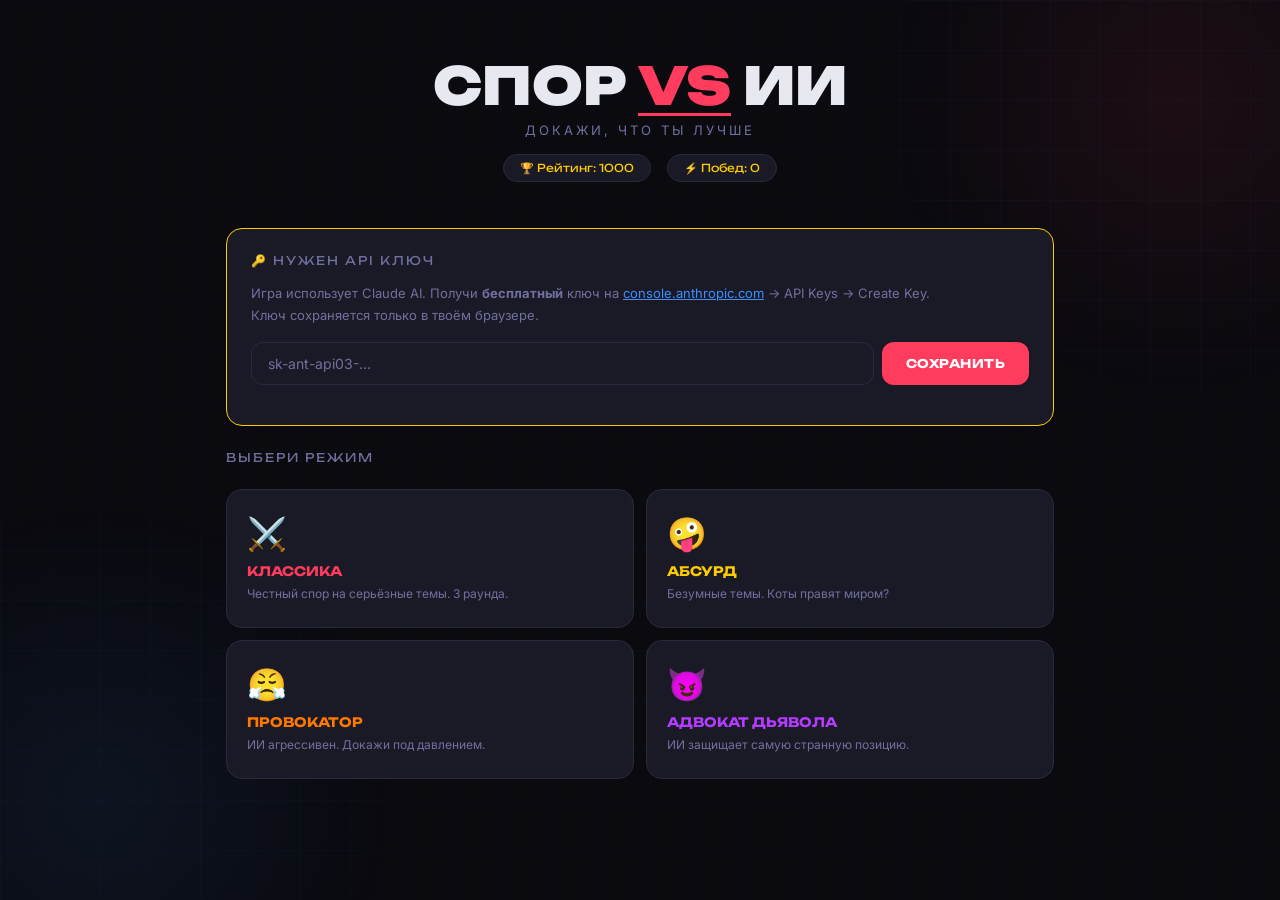
<file: index.html>
<!DOCTYPE html>
<html lang="ru">
<head>
  <meta charset="UTF-8">
  <meta name="viewport" content="width=device-width, initial-scale=1.0">
  <title>СПОР С ИИ</title>
  <link rel="stylesheet" href="style.css">
</head>
<body>

<div class="glow-left"></div>
<div class="container">

  <!-- ── Шапка ── -->
  <div class="header">
    <div class="logo">СПОР&nbsp;<span class="vs">VS</span>&nbsp;ИИ</div>
    <div class="tagline">Докажи, что ты лучше</div>
    <div class="rating-bar">
      <div class="pill">🏆 Рейтинг: <span id="ratingDisplay">1000</span></div>
      <div class="pill">⚡ Побед: <span id="winsDisplay">0</span></div>
    </div>
  </div>

  <!-- ── Блок API-ключа ── -->
  <div id="apiSetup" style="display:none" class="api-setup">
    <div class="sec-title">🔑 Нужен API ключ</div>
    <p>
      Игра использует Claude AI. Получи <b>бесплатный</b> ключ на
      <a href="https://console.anthropic.com" target="_blank">console.anthropic.com</a>
      → API Keys → Create Key.<br>
      Ключ сохраняется только в твоём браузере.
    </p>
    <div class="api-input-row">
      <input type="password" id="apiKeyInput" placeholder="sk-ant-api03-...">
      <button class="btn btn-primary" onclick="saveApiKey()">Сохранить</button>
    </div>
    <div id="apiSaved" class="api-saved" style="display:none">✅ Ключ сохранён!</div>
  </div>

  <!-- ── Экран: меню режимов ── -->
  <div class="screen active" id="menuScreen">
    <div class="sec-title">Выбери режим</div>
    <div class="menu-grid">

      <div class="mode-card classic" onclick="selectMode('classic')">
        <div class="mode-icon">⚔️</div>
        <div class="mode-title">Классика</div>
        <div class="mode-desc">Честный спор на серьёзные темы. 3 раунда.</div>
      </div>

      <div class="mode-card absurd" onclick="selectMode('absurd')">
        <div class="mode-icon">🤪</div>
        <div class="mode-title">Абсурд</div>
        <div class="mode-desc">Безумные темы. Коты правят миром?</div>
      </div>

      <div class="mode-card provocateur" onclick="selectMode('provocateur')">
        <div class="mode-icon">😤</div>
        <div class="mode-title">Провокатор</div>
        <div class="mode-desc">ИИ агрессивен. Докажи под давлением.</div>
      </div>

      <div class="mode-card devil" onclick="selectMode('devil')">
        <div class="mode-icon">😈</div>
        <div class="mode-title">Адвокат дьявола</div>
        <div class="mode-desc">ИИ защищает самую странную позицию.</div>
      </div>

    </div>
  </div>

  <!-- ── Экран: выбор темы ── -->
  <div class="screen" id="topicScreen">
    <div class="back-row">
      <button class="btn btn-secondary" onclick="showScreen('menuScreen')">← Назад</button>
      <div class="sec-title" style="margin:0">
        Режим: <span id="modeLabel" style="color:var(--accent)"></span>
      </div>
    </div>

    <div class="sec-title">Выбери тему</div>
    <div class="topic-grid" id="topicGrid"></div>
    <button class="btn-random" onclick="randomTopics()">🎲 Другие темы</button>

    <div class="divider"></div>

    <div class="sec-title">Или введи свою тему</div>
    <div class="topic-input-row">
      <input type="text" id="customTopic"
             placeholder="Нужно ли запретить понедельники?" maxlength="120">
      <button class="btn btn-primary" onclick="startWithCustom()">Старт</button>
    </div>
  </div>

  <!-- ── Экран: игра ── -->
  <div class="screen" id="gameScreen">
    <div class="game-header">
      <div style="flex:1">
        <div style="font-size:10px;color:var(--muted);text-transform:uppercase;letter-spacing:1px;margin-bottom:4px">
          Тема
        </div>
        <div class="topic-display" id="gameTopicDisplay"></div>
      </div>
      <div>
        <div style="display:flex;gap:8px;margin-bottom:6px">
          <span class="pos-badge pos-player">Ты: <span id="playerPosLabel"></span></span>
          <span class="pos-badge pos-ai">ИИ: <span id="aiPosLabel"></span></span>
        </div>
        <div style="font-size:12px;color:var(--muted);text-align:right">
          Раунд <span id="roundNum">0</span> / 3
        </div>
      </div>
    </div>

    <div class="chat-area" id="chatArea"></div>

    <div id="errorBox" class="error-box" style="display:none"></div>

    <div class="input-area">
      <textarea id="argInput"
                placeholder="Напиши свой аргумент..."
                rows="1"
                onkeydown="handleKey(event)"
                oninput="autoResize(this)"></textarea>
      <button class="btn-send" id="sendBtn" onclick="sendArgument()">➤</button>
    </div>

    <div class="step-hint" id="inputHint">
      Напиши аргумент и нажми Enter (Shift+Enter — новая строка)
    </div>
  </div>

  <!-- ── Экран: результат ── -->
  <div class="screen" id="resultScreen">
    <div class="result-card" id="resultCard">
      <span class="result-emoji" id="resultEmoji">🏆</span>
      <div class="result-title"  id="resultTitle">ПОБЕДА!</div>
      <div class="result-reason" id="resultReason"></div>
    </div>

    <div class="score-section">
      <div class="score-row">
        <span class="score-label" style="color:var(--win)">Ты</span>
        <div class="score-bar-wrap">
          <div class="score-bar-fill player" id="playerBar" style="width:0%"></div>
        </div>
        <span class="score-num" id="playerScore" style="color:var(--win)">0%</span>
      </div>
      <div class="score-row">
        <span class="score-label" style="color:var(--accent)">ИИ</span>
        <div class="score-bar-wrap">
          <div class="score-bar-fill ai" id="aiBar" style="width:0%"></div>
        </div>
        <span class="score-num" id="aiScore" style="color:var(--accent)">0%</span>
      </div>
    </div>

    <div class="share-area">
      <button class="btn btn-primary"   onclick="playAgain()">🔄 Играть снова</button>
      <button class="btn btn-secondary" onclick="copyResult()">📋 Скопировать результат</button>
    </div>
  </div>

</div><!-- /.container -->

<script src="game.js"></script>
</body>
</html>
</file>
<file: style.css>
@import url('https://fonts.googleapis.com/css2?family=Unbounded:wght@400;700;900&family=Inter:wght@300;400;500&display=swap');

:root {
  --bg: #0a0a0f;
  --surface: #12121a;
  --card: #1a1a26;
  --border: #2a2a3e;
  --accent: #ff3c5e;
  --accent2: #3c8eff;
  --gold: #ffcc00;
  --text: #e8e8f0;
  --muted: #7070a0;
  --win: #00e676;
}

* { box-sizing: border-box; margin: 0; padding: 0; }

body {
  font-family: 'Inter', sans-serif;
  background: var(--bg);
  color: var(--text);
  min-height: 100vh;
  overflow-x: hidden;
}

/* ── Фон ── */
body::before {
  content: '';
  position: fixed;
  inset: 0;
  background-image:
    linear-gradient(rgba(60,142,255,0.03) 1px, transparent 1px),
    linear-gradient(90deg, rgba(60,142,255,0.03) 1px, transparent 1px);
  background-size: 50px 50px;
  pointer-events: none;
  z-index: 0;
}

body::after {
  content: '';
  position: fixed;
  top: -200px; right: -200px;
  width: 600px; height: 600px;
  background: radial-gradient(circle, rgba(255,60,94,0.08) 0%, transparent 70%);
  pointer-events: none;
  z-index: 0;
}

.glow-left {
  position: fixed;
  bottom: -200px; left: -200px;
  width: 600px; height: 600px;
  background: radial-gradient(circle, rgba(60,142,255,0.08) 0%, transparent 70%);
  pointer-events: none;
  z-index: 0;
}

/* ── Лейаут ── */
.container {
  position: relative;
  z-index: 1;
  max-width: 860px;
  margin: 0 auto;
  padding: 20px 16px;
}

/* ── Шапка ── */
.header { text-align: center; padding: 40px 0 30px; }

.logo {
  font-family: 'Unbounded', sans-serif;
  font-size: clamp(28px, 6vw, 52px);
  font-weight: 900;
  line-height: 1;
}

.logo .vs {
  color: var(--accent);
  position: relative;
  display: inline-block;
}

.logo .vs::after {
  content: '';
  position: absolute;
  bottom: -4px; left: 0; right: 0;
  height: 3px;
  background: var(--accent);
  animation: scan 2s ease-in-out infinite;
}

@keyframes scan {
  0%, 100% { transform: scaleX(1); opacity: 1; }
  50%       { transform: scaleX(0.6); opacity: 0.6; }
}

.tagline {
  margin-top: 10px;
  color: var(--muted);
  font-size: 13px;
  letter-spacing: 3px;
  text-transform: uppercase;
}

/* ── Рейтинг-пилюли ── */
.rating-bar {
  display: flex;
  align-items: center;
  justify-content: center;
  gap: 16px;
  margin: 16px 0;
}

.pill {
  background: var(--card);
  border: 1px solid var(--border);
  padding: 6px 16px;
  border-radius: 100px;
  font-family: 'Unbounded', sans-serif;
  font-size: 11px;
  color: var(--gold);
}

/* ── Экраны ── */
.screen { display: none; }
.screen.active { display: block; }

/* ── Меню режимов ── */
.menu-grid {
  display: grid;
  grid-template-columns: 1fr 1fr;
  gap: 12px;
  margin: 24px 0;
}

@media (max-width: 500px) { .menu-grid { grid-template-columns: 1fr; } }

.mode-card {
  background: var(--card);
  border: 1px solid var(--border);
  border-radius: 16px;
  padding: 24px 20px;
  cursor: pointer;
  transition: all 0.2s;
  text-align: left;
}

.mode-card:hover { border-color: var(--accent); transform: translateY(-2px); }

.mode-icon  { font-size: 32px; margin-bottom: 10px; }
.mode-title {
  font-family: 'Unbounded', sans-serif;
  font-size: 13px;
  font-weight: 700;
  margin-bottom: 6px;
  text-transform: uppercase;
}
.mode-desc { font-size: 12px; color: var(--muted); line-height: 1.5; }

.mode-card.classic     .mode-title { color: var(--accent); }
.mode-card.absurd      .mode-title { color: var(--gold); }
.mode-card.provocateur .mode-title { color: #ff7800; }
.mode-card.devil       .mode-title { color: #b43cff; }

/* ── Сетка тем ── */
.topic-grid {
  display: grid;
  grid-template-columns: 1fr 1fr 1fr;
  gap: 10px;
  margin: 20px 0;
}

@media (max-width: 500px) { .topic-grid { grid-template-columns: 1fr 1fr; } }

.topic-btn {
  background: var(--card);
  border: 1px solid var(--border);
  border-radius: 12px;
  padding: 14px 12px;
  cursor: pointer;
  font-family: 'Inter', sans-serif;
  font-size: 12px;
  color: var(--text);
  text-align: center;
  transition: all 0.2s;
  line-height: 1.4;
  width: 100%;
}

.topic-btn:hover { border-color: var(--accent2); color: var(--accent2); transform: scale(1.02); }

/* ── Поля ввода ── */
.topic-input-row,
.api-input-row {
  display: flex;
  gap: 8px;
  margin: 16px 0;
}

.topic-input-row input,
.api-input-row input {
  flex: 1;
  background: var(--card);
  border: 1px solid var(--border);
  border-radius: 12px;
  padding: 12px 16px;
  color: var(--text);
  font-family: 'Inter', sans-serif;
  font-size: 14px;
  outline: none;
  transition: border-color 0.2s;
}

.topic-input-row input:focus,
.api-input-row input:focus  { border-color: var(--accent2); }

.topic-input-row input::placeholder,
.api-input-row input::placeholder { color: var(--muted); }

/* ── Шапка игры ── */
.game-header {
  background: var(--card);
  border: 1px solid var(--border);
  border-radius: 16px;
  padding: 16px 20px;
  margin-bottom: 16px;
  display: flex;
  align-items: center;
  justify-content: space-between;
  flex-wrap: wrap;
  gap: 10px;
}

.topic-display {
  font-family: 'Unbounded', sans-serif;
  font-size: clamp(11px, 2.5vw, 15px);
  color: var(--gold);
  flex: 1;
}

.pos-badge {
  padding: 4px 12px;
  border-radius: 100px;
  font-family: 'Unbounded', sans-serif;
  font-size: 10px;
  font-weight: 700;
  text-transform: uppercase;
}

.pos-player { background: rgba(0,230,118,0.15); color: var(--win);    border: 1px solid rgba(0,230,118,0.3); }
.pos-ai     { background: rgba(255,60,94,0.15);  color: var(--accent); border: 1px solid rgba(255,60,94,0.3); }

/* ── Чат ── */
.chat-area {
  background: var(--card);
  border: 1px solid var(--border);
  border-radius: 16px;
  min-height: 360px;
  max-height: 420px;
  overflow-y: auto;
  padding: 16px;
  display: flex;
  flex-direction: column;
  gap: 12px;
  scroll-behavior: smooth;
}

.chat-area::-webkit-scrollbar       { width: 4px; }
.chat-area::-webkit-scrollbar-thumb { background: var(--border); border-radius: 4px; }

.message {
  max-width: 80%;
  animation: msgIn 0.3s ease;
}

@keyframes msgIn {
  from { opacity: 0; transform: translateY(8px); }
  to   { opacity: 1; transform: translateY(0); }
}

.message.player { align-self: flex-end; }
.message.ai     { align-self: flex-start; }
.message.system { align-self: center; max-width: 100%; }

.msg-bubble {
  padding: 12px 16px;
  border-radius: 16px;
  font-size: 14px;
  line-height: 1.6;
}

.message.player .msg-bubble {
  background: linear-gradient(135deg, rgba(0,230,118,0.15), rgba(0,230,118,0.08));
  border: 1px solid rgba(0,230,118,0.25);
  border-bottom-right-radius: 4px;
}

.message.ai .msg-bubble {
  background: linear-gradient(135deg, rgba(255,60,94,0.12), rgba(255,60,94,0.06));
  border: 1px solid rgba(255,60,94,0.2);
  border-bottom-left-radius: 4px;
}

.message.system .msg-bubble {
  background: rgba(255,204,0,0.08);
  border: 1px solid rgba(255,204,0,0.2);
  color: var(--gold);
  text-align: center;
  font-size: 13px;
  border-radius: 10px;
  width: 100%;
}

.msg-label {
  font-size: 10px;
  text-transform: uppercase;
  letter-spacing: 1px;
  margin-bottom: 4px;
  font-family: 'Unbounded', sans-serif;
  font-weight: 700;
}

.message.player .msg-label { color: var(--win);    text-align: right; }
.message.ai     .msg-label { color: var(--accent); }

/* ── Индикатор печати ── */
.typing-dots { display: flex; gap: 4px; padding: 14px 16px; }

.typing-dots span {
  width: 7px; height: 7px;
  background: var(--accent);
  border-radius: 50%;
  animation: dot 1.2s ease-in-out infinite;
}

.typing-dots span:nth-child(2) { animation-delay: 0.2s; }
.typing-dots span:nth-child(3) { animation-delay: 0.4s; }

@keyframes dot {
  0%, 60%, 100% { transform: scale(0.8); opacity: 0.4; }
  30%           { transform: scale(1.2); opacity: 1; }
}

/* ── Поле ввода аргумента ── */
.input-area {
  display: flex;
  gap: 8px;
  margin-top: 12px;
  align-items: flex-end;
}

.input-area textarea {
  flex: 1;
  background: var(--card);
  border: 1px solid var(--border);
  border-radius: 14px;
  padding: 12px 16px;
  color: var(--text);
  font-family: 'Inter', sans-serif;
  font-size: 14px;
  outline: none;
  resize: none;
  min-height: 48px;
  max-height: 120px;
  transition: border-color 0.2s;
  line-height: 1.5;
}

.input-area textarea:focus       { border-color: var(--accent2); }
.input-area textarea::placeholder{ color: var(--muted); }
.input-area textarea:disabled    { opacity: 0.5; }

/* ── Кнопки ── */
.btn {
  border: none;
  border-radius: 12px;
  padding: 12px 24px;
  font-family: 'Unbounded', sans-serif;
  font-size: 12px;
  font-weight: 700;
  cursor: pointer;
  text-transform: uppercase;
  letter-spacing: 0.5px;
  transition: all 0.2s;
  display: inline-flex;
  align-items: center;
  gap: 8px;
}

.btn-primary               { background: var(--accent); color: white; }
.btn-primary:hover         { background: #ff5a76; transform: scale(1.02); }
.btn-primary:disabled      { opacity: 0.5; cursor: not-allowed; transform: none; }

.btn-secondary             { background: var(--card); color: var(--text); border: 1px solid var(--border); }
.btn-secondary:hover       { border-color: var(--accent2); color: var(--accent2); }

.btn-send {
  background: var(--accent);
  color: white;
  border-radius: 12px;
  width: 48px; height: 48px;
  border: none;
  cursor: pointer;
  font-size: 20px;
  display: flex;
  align-items: center;
  justify-content: center;
  transition: all 0.2s;
  flex-shrink: 0;
}

.btn-send:hover    { background: #ff5a76; }
.btn-send:disabled { opacity: 0.5; cursor: not-allowed; }

.btn-random {
  background: var(--card);
  border: 1px dashed var(--border);
  color: var(--muted);
  font-size: 12px;
  padding: 10px 16px;
  border-radius: 10px;
  cursor: pointer;
  font-family: 'Inter', sans-serif;
  transition: all 0.2s;
}

.btn-random:hover { border-color: var(--gold); color: var(--gold); }

/* ── Экран результата ── */
.result-card {
  background: var(--card);
  border: 1px solid var(--border);
  border-radius: 20px;
  padding: 32px;
  text-align: center;
  margin: 20px 0;
  position: relative;
  overflow: hidden;
}

.result-card::before {
  content: '';
  position: absolute;
  inset: 0;
  border-radius: 20px;
  opacity: 0.5;
  animation: pglow 2s ease-in-out infinite;
}

.result-card.win::before  { background: radial-gradient(ellipse at 50% 0%, rgba(0,230,118,0.15), transparent 60%); }
.result-card.lose::before { background: radial-gradient(ellipse at 50% 0%, rgba(255,60,94,0.15),  transparent 60%); }
.result-card.draw::before { background: radial-gradient(ellipse at 50% 0%, rgba(255,204,0,0.15),  transparent 60%); }

@keyframes pglow {
  0%, 100% { opacity: 0.4; }
  50%      { opacity: 0.8; }
}

.result-emoji {
  font-size: 64px;
  display: block;
  margin-bottom: 12px;
}

.result-title {
  font-family: 'Unbounded', sans-serif;
  font-size: clamp(24px, 5vw, 36px);
  font-weight: 900;
  margin-bottom: 8px;
}

.result-card.win  .result-title { color: var(--win); }
.result-card.lose .result-title { color: var(--accent); }
.result-card.draw .result-title { color: var(--gold); }

.result-reason {
  color: var(--muted);
  font-size: 14px;
  line-height: 1.7;
  max-width: 500px;
  margin: 16px auto 0;
}

/* ── Шкала счёта ── */
.score-section {
  background: var(--surface);
  border: 1px solid var(--border);
  border-radius: 14px;
  padding: 20px;
  margin: 16px 0;
}

.score-row   { display: flex; align-items: center; gap: 12px; margin-bottom: 10px; }
.score-label { font-size: 12px; font-family: 'Unbounded', sans-serif; width: 60px; flex-shrink: 0; }

.score-bar-wrap {
  flex: 1;
  height: 10px;
  background: var(--border);
  border-radius: 10px;
  overflow: hidden;
}

.score-bar-fill {
  height: 100%;
  border-radius: 10px;
  transition: width 1s cubic-bezier(0.4, 0, 0.2, 1);
}

.score-bar-fill.player { background: var(--win); }
.score-bar-fill.ai     { background: var(--accent); }

.score-num {
  font-family: 'Unbounded', sans-serif;
  font-size: 13px;
  width: 40px;
  text-align: right;
  flex-shrink: 0;
}

/* ── Прочие утилиты ── */
.share-area {
  display: flex;
  gap: 8px;
  justify-content: center;
  margin-top: 20px;
  flex-wrap: wrap;
}

.sec-title {
  font-family: 'Unbounded', sans-serif;
  font-size: 12px;
  color: var(--muted);
  text-transform: uppercase;
  letter-spacing: 2px;
  margin-bottom: 14px;
}

.back-row { display: flex; align-items: center; margin-bottom: 20px; gap: 10px; }
.divider  { height: 1px; background: var(--border); margin: 20px 0; }
.step-hint{ text-align: center; color: var(--muted); font-size: 12px; margin-top: 8px; }

.error-box {
  background: rgba(255,60,94,0.1);
  border: 1px solid rgba(255,60,94,0.3);
  color: var(--accent);
  border-radius: 10px;
  padding: 12px 16px;
  font-size: 13px;
  margin-top: 8px;
  text-align: center;
  line-height: 1.5;
}

/* ── Блок API-ключа ── */
.api-setup {
  background: var(--card);
  border: 1px solid var(--gold);
  border-radius: 16px;
  padding: 24px;
  margin-bottom: 24px;
}

.api-setup p { font-size: 13px; color: var(--muted); line-height: 1.7; margin-bottom: 12px; }
.api-setup a { color: var(--accent2); }
.api-saved   { font-size: 12px; color: var(--win); margin-top: 8px; }
</file>
